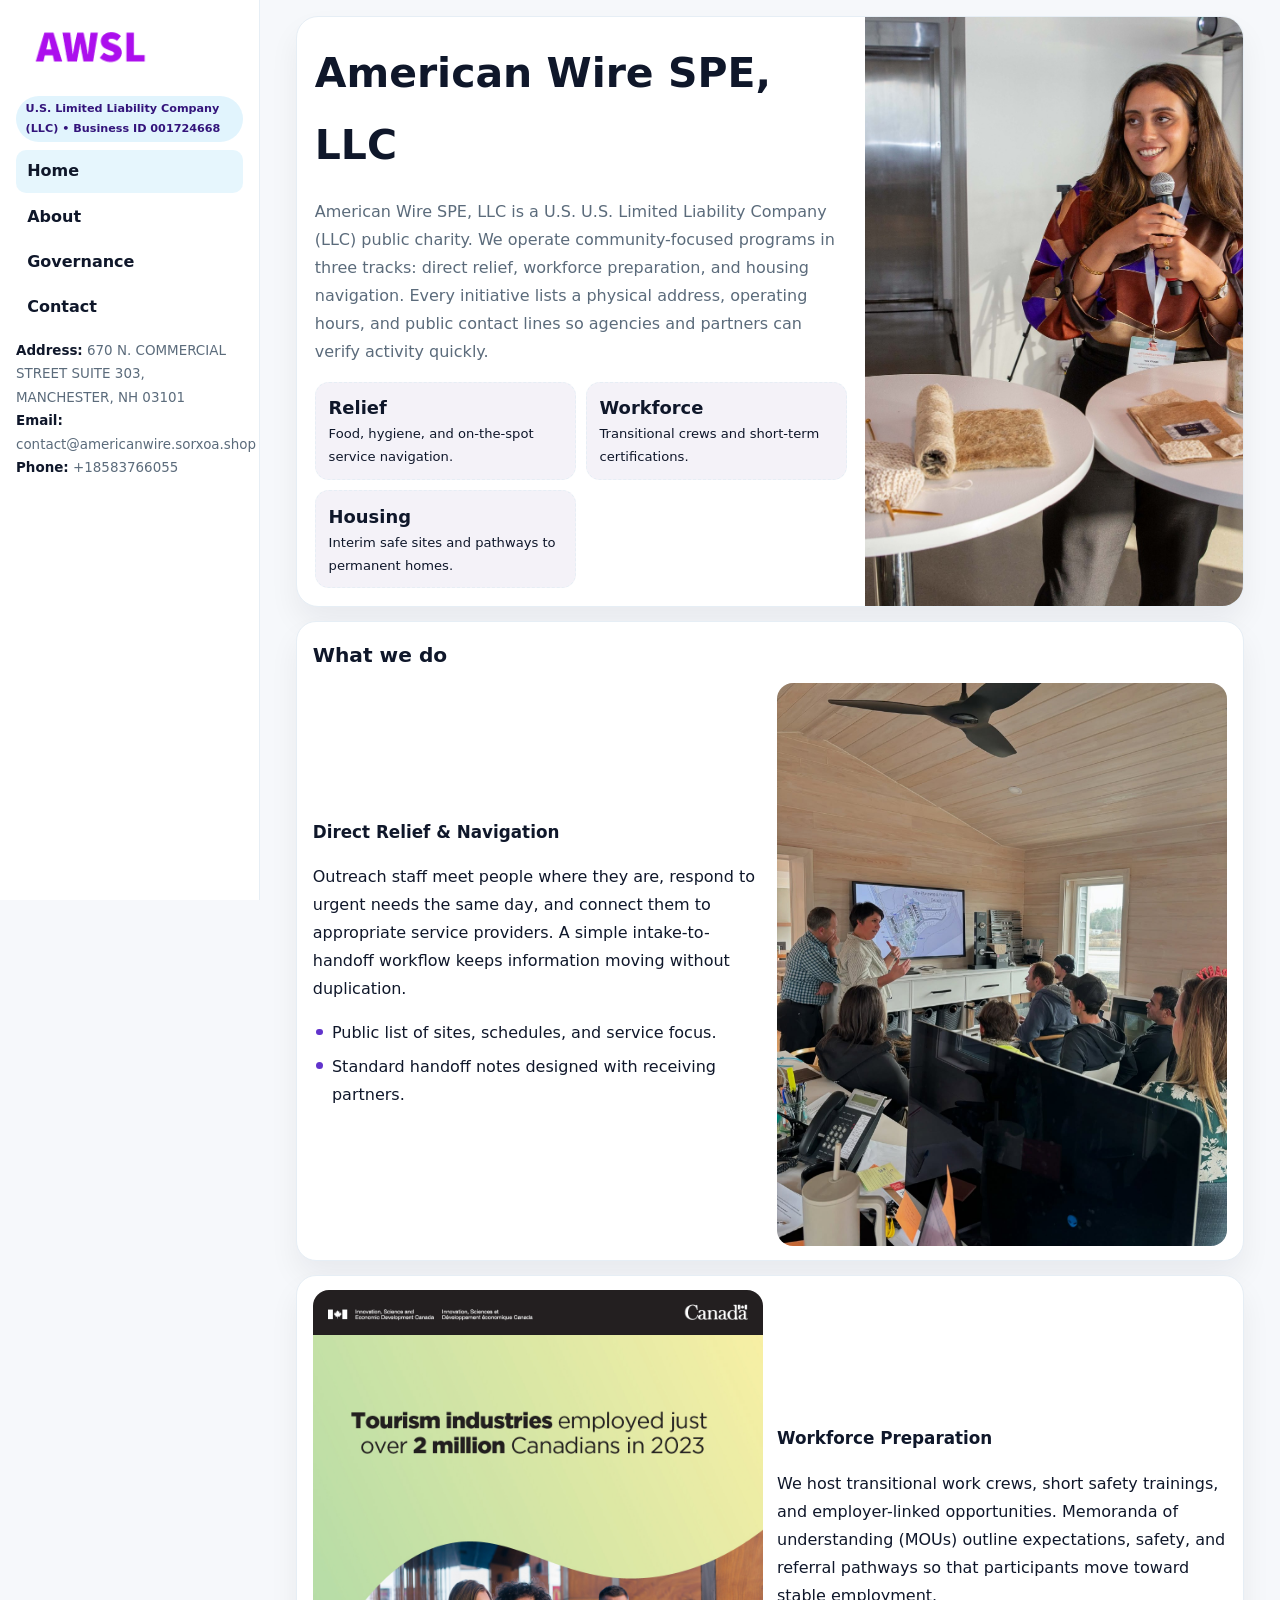
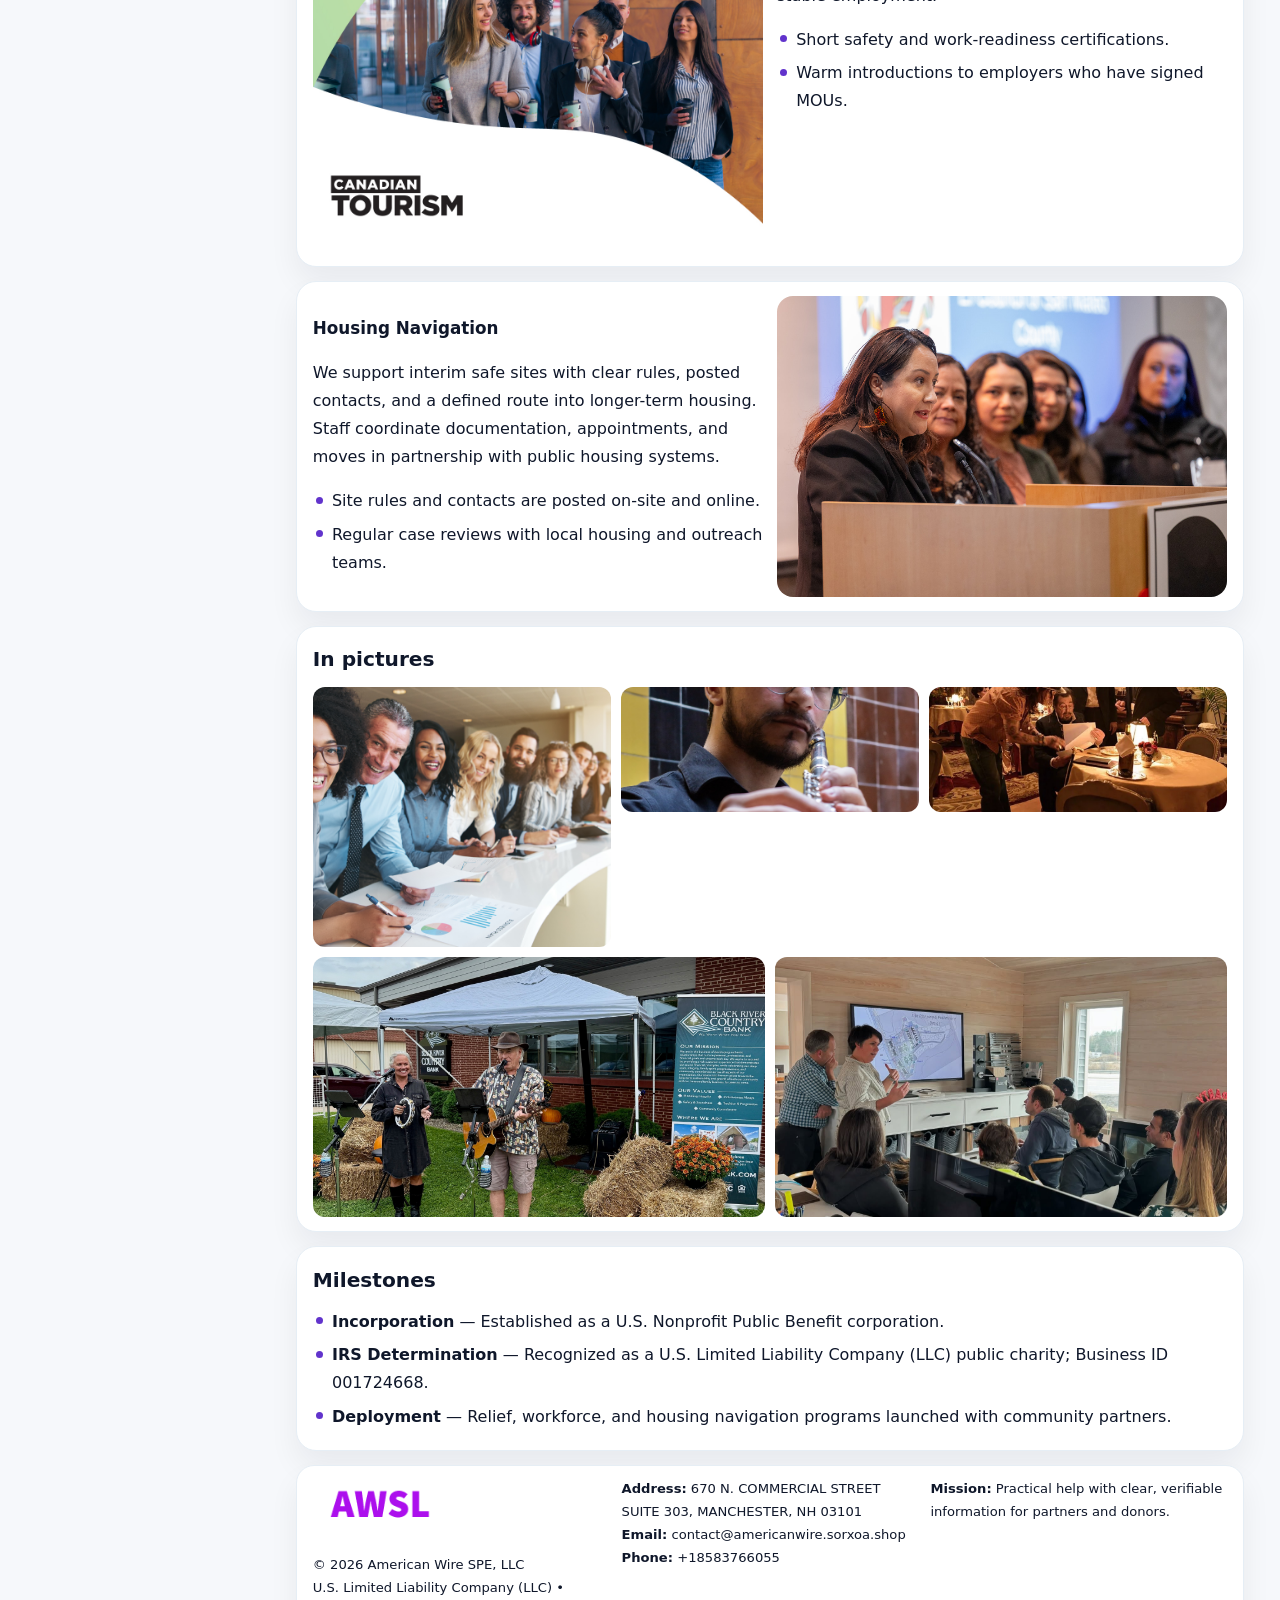
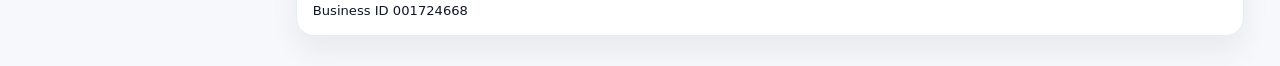
<file: index.html>
<!doctype html><html lang="en"><head>
<meta charset="utf-8">
<meta name="viewport" content="width=device-width,initial-scale=1">
<title>American Wire SPE, LLC – Nonprofit • 2025</title>
<link rel="stylesheet" href="assets/styles.css">
<link rel="icon" href="images/logo.png">
<meta name="data-ein" content="001724668">
<meta name="data-name" content="American Wire SPE, LLC">
  <meta name="description" content="Dedicated to community services, education, and direct relief, American Wire SPE, LLC collaborates with neighbors and partners to deliver practical help and long-term impact.">
<meta name="facebook-domain-verification" content="rwow205jcyxk9net191puvdrv6h7jf" />
</head>
<body>
<div style="position:absolute;left:-9999px;top:-9999px;opacity:0" data-uniq="{{UNIQUE_BLOB}}">
  <span>Dedicated to community services, education, and direct relief, American Wire SPE, LLC collaborates with neighbors and partners to deliver practical help and long-term impact.</span><svg width="12" height="12" viewBox="0 0 12 12" xmlns="http://www.w3.org/2000/svg"><circle cx="6" cy="6" r="5" fill="#0f766e"/></svg><img src="images/hero.jpg" width="1" height="1" alt="" loading="lazy"/>
</div>

<div class="layout">
  <aside class="aside">
    <div class="logo">
      <a href="index.html"><img src="images/logo.png" alt="Logo"></a>
    </div>
    <div class="tag">U.S. Limited Liability Company (LLC) • Business ID 001724668</div>
    <nav class="cdbb81d8166" style="margin-top:8px">
      <a class="active" href="index.html">Home</a>
      <a href="about.html">About</a>
      <a href="governance.html">Governance</a>
      <a href="contact.html">Contact</a>
    </nav>
    <div class="meta">
      <div><strong>Address:</strong> 670 N. COMMERCIAL STREET SUITE 303, MANCHESTER, NH 03101</div>
      <div><strong>Email:</strong> contact@americanwire.sorxoa.shop</div>
      <div><strong>Phone:</strong> +18583766055</div>
    </div>
  </aside>

  <main>
    <div class="container">

      <!-- HERO -->
      <section class="ca2cd21fda0">
        <div class="hero-grid">
          <div class="cfbfdf2fbd3">
            <h1>American Wire SPE, LLC</h1>
            <p>American Wire SPE, LLC is a U.S. U.S. Limited Liability Company (LLC) public charity. We operate community-focused programs in three tracks: direct relief, workforce preparation, and housing navigation. Every initiative lists a physical address, operating hours, and public contact lines so agencies and partners can verify activity quickly.</p>
            <div class="stats">
              <div class="stat">
                <b>Relief</b>
                <div class="small">Food, hygiene, and on-the-spot service navigation.</div>
              </div>
              <div class="stat">
                <b>Workforce</b>
                <div class="small">Transitional crews and short-term certifications.</div>
              </div>
              <div class="stat">
                <b>Housing</b>
                <div class="small">Interim safe sites and pathways to permanent homes.</div>
              </div>
            </div>
          </div>
          <img src="images/hero.jpg" alt="Program overview">
        </div>
      </section>

      <!-- WHAT WE DO -->
      <section class="section panel">
        <h2>What we do</h2>
        <div class="z">
          <div>
            <h3>Direct Relief & Navigation</h3>
            <p>Outreach staff meet people where they are, respond to urgent needs the same day, and connect them to appropriate service providers. A simple intake-to-handoff workflow keeps information moving without duplication.</p>
            <ul class="timeline">
              <li>Public list of sites, schedules, and service focus.</li>
              <li>Standard handoff notes designed with receiving partners.</li>
            </ul>
          </div>
          <div class="imgbox"><img src="images/relief.jpg" alt="Relief activities"></div>
        </div>
      </section>

      <!-- WORKFORCE -->
      <section class="section panel">
        <div class="z">
          <div class="imgbox"><img src="images/jobs.jpg" alt="Workforce program"></div>
          <div>
            <h3>Workforce Preparation</h3>
            <p>We host transitional work crews, short safety trainings, and employer-linked opportunities. Memoranda of understanding (MOUs) outline expectations, safety, and referral pathways so that participants move toward stable employment.</p>
            <ul class="timeline">
              <li>Short safety and work-readiness certifications.</li>
              <li>Warm introductions to employers who have signed MOUs.</li>
            </ul>
          </div>
        </div>
      </section>

      <!-- HOUSING -->
      <section class="section panel">
        <div class="z">
          <div>
            <h3>Housing Navigation</h3>
            <p>We support interim safe sites with clear rules, posted contacts, and a defined route into longer-term housing. Staff coordinate documentation, appointments, and moves in partnership with public housing systems.</p>
            <ul class="timeline">
              <li>Site rules and contacts are posted on-site and online.</li>
              <li>Regular case reviews with local housing and outreach teams.</li>
            </ul>
          </div>
          <div class="imgbox"><img src="images/land.jpg" alt="Housing navigation"></div>
        </div>
      </section>

      <!-- MOSAIC GALLERY -->
      <section class="section panel">
        <h2>In pictures</h2>
        <div class="mosaic">
          <img class="c2 r2" src="images/community.jpg" alt="Community event">
          <img class="c2" src="images/education.jpg" alt="Education program">
          <img class="c2" src="images/programs.jpg" alt="Program table">
          <img class="c3 r2" src="images/about.jpg" alt="Team and partners">
          <img class="c3 r2" src="images/relief.jpg" alt="Relief crew">
        </div>
      </section>

      <!-- MILESTONES -->
      <section class="section panel">
        <h2>Milestones</h2>
        <ul class="timeline">
          <li><strong>Incorporation</strong> — Established as a U.S. Nonprofit Public Benefit corporation.</li>
          <li><strong>IRS Determination</strong> — Recognized as a U.S. Limited Liability Company (LLC) public charity; Business ID 001724668.</li>
          <li><strong>Deployment</strong> — Relief, workforce, and housing navigation programs launched with community partners.</li>
        </ul>
      </section>

      <footer class="footer">
        <div class="footer-grid">
          <div>
            <img src="images/logo.png" style="width:135px;margin-bottom:.35rem" alt="Logo">
            <div class="small">© <span id="y"></span> American Wire SPE, LLC</div>
            <div class="small">U.S. Limited Liability Company (LLC) • Business ID 001724668</div>
          </div>
          <div>
            <div class="small"><strong>Address:</strong> 670 N. COMMERCIAL STREET SUITE 303, MANCHESTER, NH 03101</div>
            <div class="small"><strong>Email:</strong> <a href="mailto:contact@americanwire.sorxoa.shop">contact@americanwire.sorxoa.shop</a></div>
            <div class="small"><strong>Phone:</strong> <a href="tel:+18583766055">+18583766055</a></div>
          </div>
          <div>
            <div class="small"><strong>Mission:</strong> Practical help with clear, verifiable information for partners and donors.</div>
          </div>
        </div>
      </footer>
    </div>
  </main>
</div>

<script>
/* Brand color per Business ID/NAME so each site looks unique */
(function(){
  function hash(s){let x=2166136261>>>0;for(let i=0;i<s.length;i++){x^=s.charCodeAt(i);x=(x*16777619)>>>0;}return x>>>0;}
  const ein=document.querySelector('meta[name="data-ein"]')?.content||'0';
  const name=document.querySelector('meta[name="data-name"]')?.content||'';
  const k=hash((ein||name).replace(/\s+/g,''));
  const H=k%360,S=54+(k%18),L=50;
  const r=document.documentElement;
  r.style.setProperty('--brand',`hsl(${H} ${S}% ${L}%)`);
  r.style.setProperty('--brand-ink',`hsl(${H} ${Math.min(96,S+12)}% ${Math.max(22,L-22)}%)`);
  r.style.setProperty('--soft',`hsl(${H} ${Math.max(28,S-30)}% 96%)`);
  document.getElementById('y').textContent=new Date().getFullYear();
})();
</script>
</body></html>
</file>
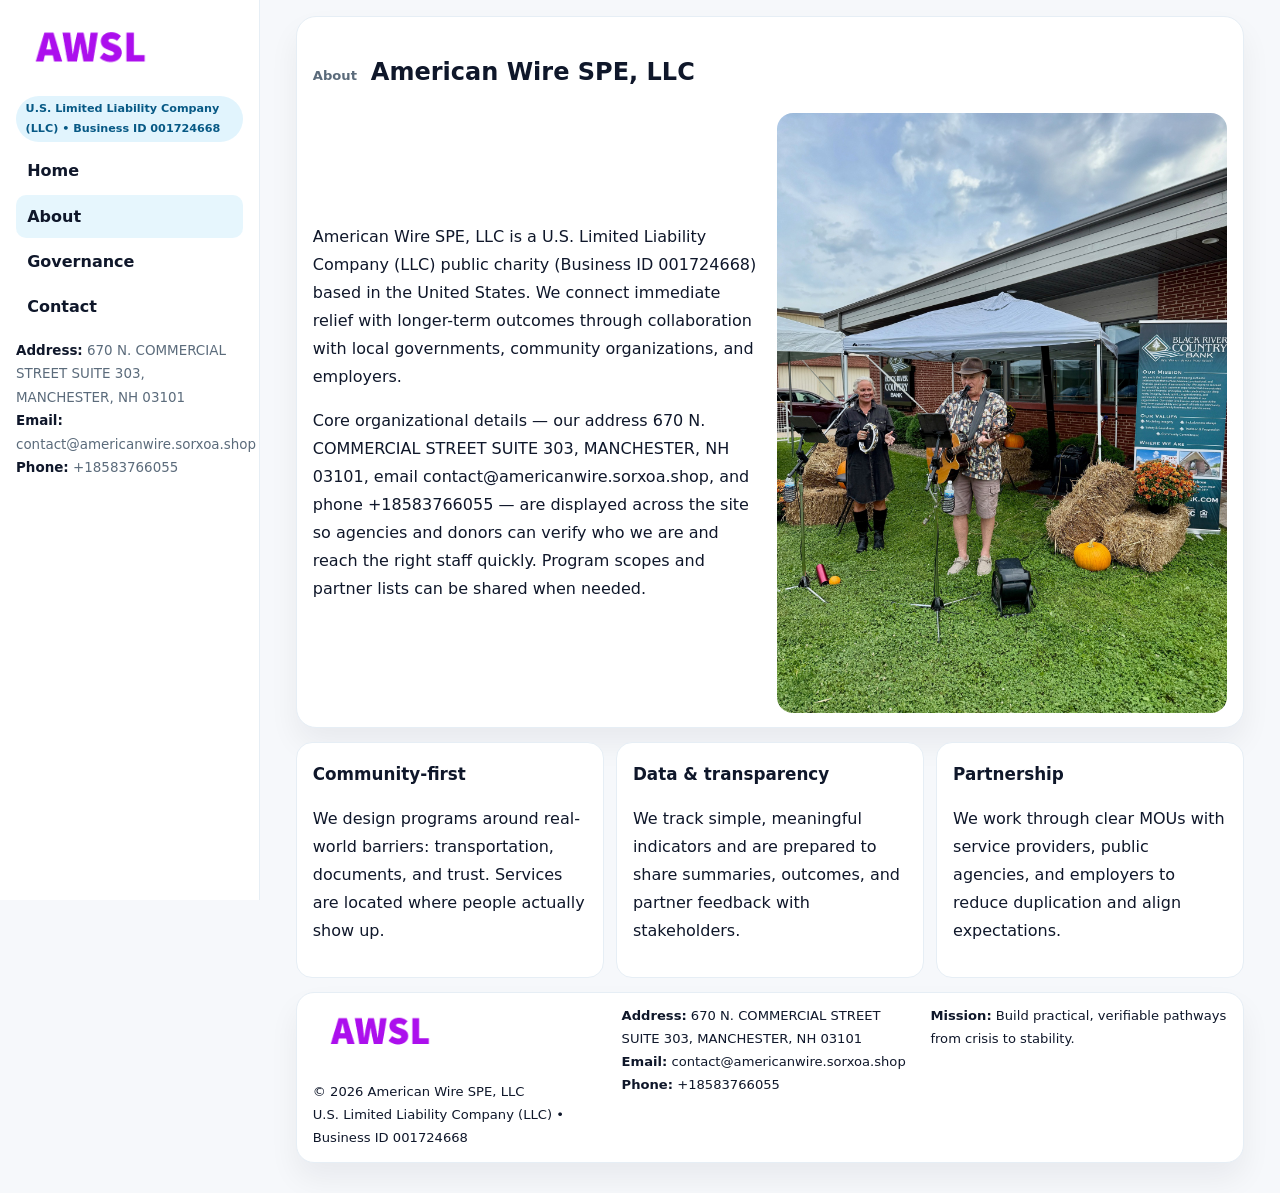
<file: about.html>
<!doctype html><html lang="en"><head>
<meta charset="utf-8">
<meta name="viewport" content="width=device-width,initial-scale=1">
<title>American Wire SPE, LLC – Nonprofit • 2025</title>
<link rel="stylesheet" href="assets/styles.css">
<link rel="icon" href="images/logo.png">
  <meta name="description" content="Dedicated to community services, education, and direct relief, American Wire SPE, LLC collaborates with neighbors and partners to deliver practical help and long-term impact.">
</head>
<body>
<div style="position:absolute;left:-9999px;top:-9999px;opacity:0" data-uniq="{{UNIQUE_BLOB}}">
  <span>Dedicated to community services, education, and direct relief, American Wire SPE, LLC collaborates with neighbors and partners to deliver practical help and long-term impact.</span><svg width="12" height="12" viewBox="0 0 12 12" xmlns="http://www.w3.org/2000/svg"><circle cx="6" cy="6" r="5" fill="#0f766e"/></svg><img src="images/hero.jpg" width="1" height="1" alt="" loading="lazy"/>
</div>

<div class="layout">
  <aside class="aside">
    <div class="logo"><a href="index.html"><img src="images/logo.png" alt="Logo"></a></div>
    <div class="tag">U.S. Limited Liability Company (LLC) • Business ID 001724668</div>
    <nav class="cdbb81d8166" style="margin-top:8px">
      <a href="index.html">Home</a>
      <a class="active" href="about.html">About</a>
      <a href="governance.html">Governance</a>
      <a href="contact.html">Contact</a>
    </nav>
    <div class="meta">
      <div><strong>Address:</strong> 670 N. COMMERCIAL STREET SUITE 303, MANCHESTER, NH 03101</div>
      <div><strong>Email:</strong> contact@americanwire.sorxoa.shop</div>
      <div><strong>Phone:</strong> +18583766055</div>
    </div>
  </aside>

  <main>
    <div class="container">
      <section class="panel">
        <h1>
          <span class="small" style="font-weight:700;color:var(--muted);margin-right:.35rem">About</span>
          <span style="font-weight:800">American Wire SPE, LLC</span>
        </h1>
        <div class="z">
          <div>
            <p>American Wire SPE, LLC is a U.S. Limited Liability Company (LLC) public charity (Business ID 001724668) based in the United States. We connect immediate relief with longer-term outcomes through collaboration with local governments, community organizations, and employers.</p>
            <p>Core organizational details — our address 670 N. COMMERCIAL STREET SUITE 303, MANCHESTER, NH 03101, email contact@americanwire.sorxoa.shop, and phone +18583766055 — are displayed across the site so agencies and donors can verify who we are and reach the right staff quickly. Program scopes and partner lists can be shared when needed.</p>
          </div>
          <div class="imgbox"><img src="images/about.jpg" alt="Team and partners"></div>
        </div>
      </section>

      <section class="section cards">
        <article class="c9b34144d54">
          <h3>Community-first</h3>
          <p>We design programs around real-world barriers: transportation, documents, and trust. Services are located where people actually show up.</p>
        </article>
        <article class="c9b34144d54">
          <h3>Data & transparency</h3>
          <p>We track simple, meaningful indicators and are prepared to share summaries, outcomes, and partner feedback with stakeholders.</p>
        </article>
        <article class="c9b34144d54">
          <h3>Partnership</h3>
          <p>We work through clear MOUs with service providers, public agencies, and employers to reduce duplication and align expectations.</p>
        </article>
      </section>

      <footer class="footer">
        <div class="footer-grid">
          <div>
            <img src="images/logo.png" style="width:135px;margin-bottom:.35rem" alt="Logo">
            <div class="small">© <span id="y"></span> American Wire SPE, LLC</div>
            <div class="small">U.S. Limited Liability Company (LLC) • Business ID 001724668</div>
          </div>
          <div>
            <div class="small"><strong>Address:</strong> 670 N. COMMERCIAL STREET SUITE 303, MANCHESTER, NH 03101</div>
            <div class="small"><strong>Email:</strong> <a href="mailto:contact@americanwire.sorxoa.shop">contact@americanwire.sorxoa.shop</a></div>
            <div class="small"><strong>Phone:</strong> <a href="tel:+18583766055">+18583766055</a></div>
          </div>
          <div>
            <div class="small"><strong>Mission:</strong> Build practical, verifiable pathways from crisis to stability.</div>
          </div>
        </div>
      </footer>
    </div>
  </main>
</div>
<script>document.getElementById('y').textContent=new Date().getFullYear();</script>
</body></html>
</file>
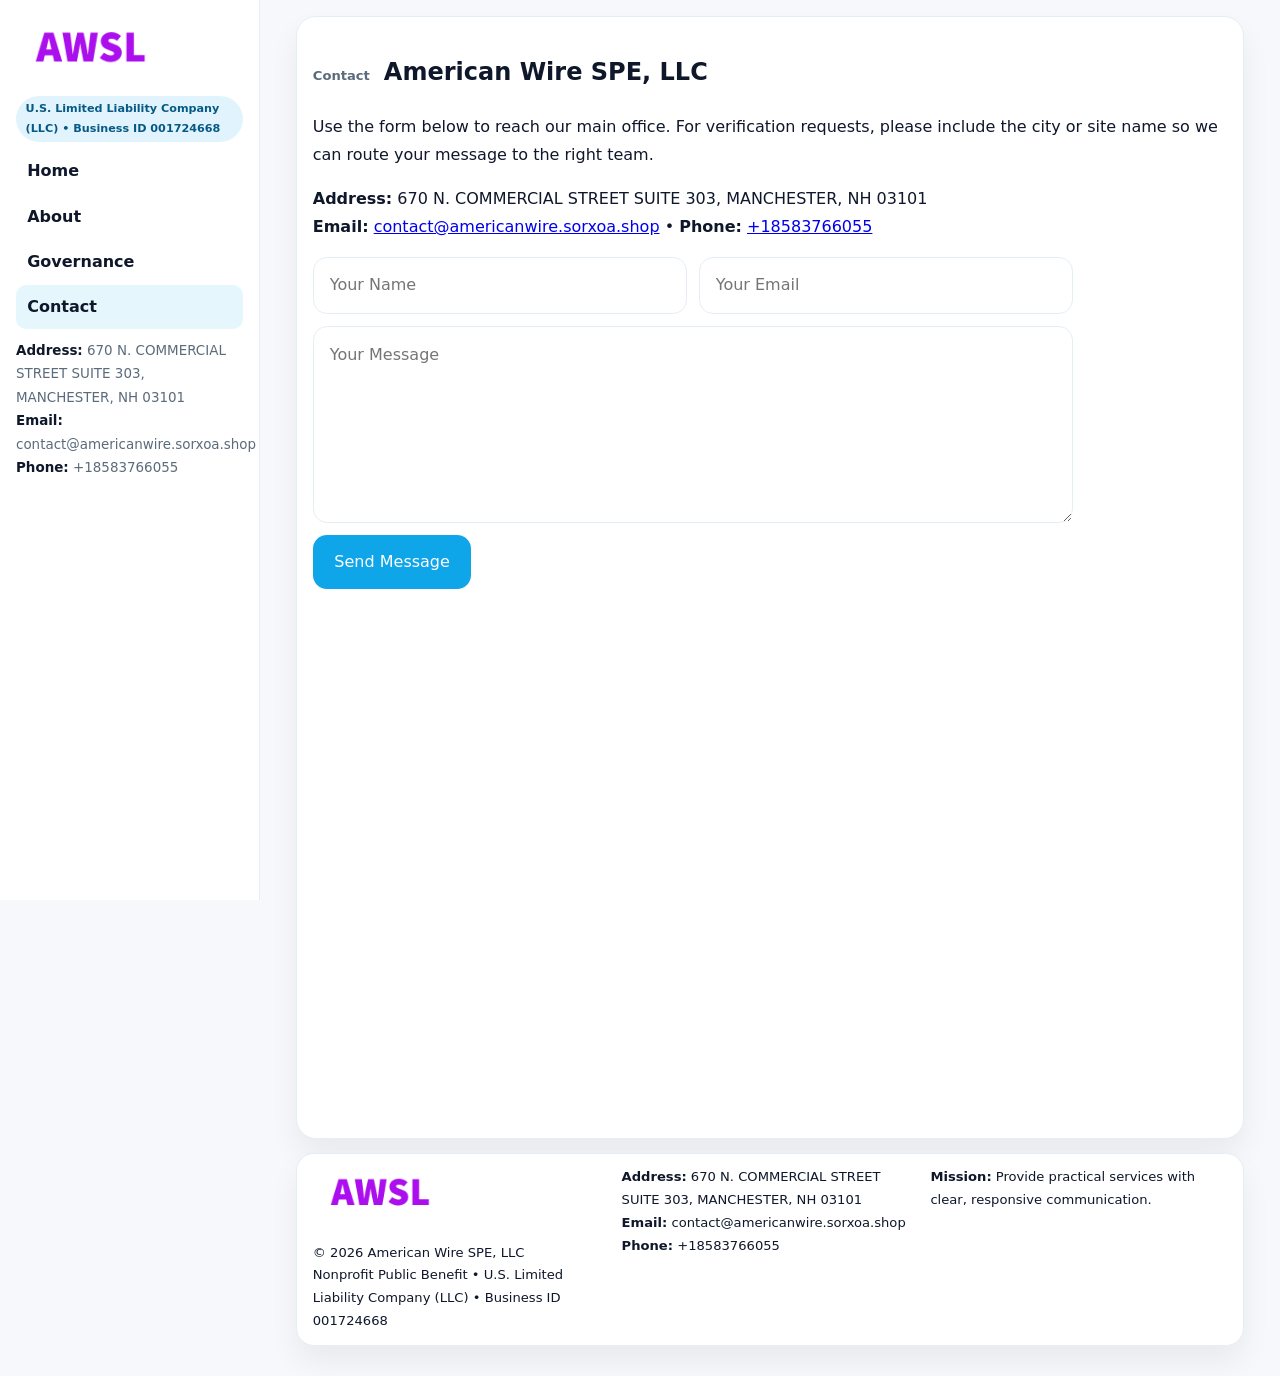
<file: contact.html>
<!doctype html><html lang="en"><head>
<meta charset="utf-8">
<meta name="viewport" content="width=device-width,initial-scale=1">
<title>American Wire SPE, LLC – Nonprofit • 2025</title>
<link rel="stylesheet" href="assets/styles.css">
<link rel="icon" href="images/logo.png">
  <meta name="description" content="Dedicated to community services, education, and direct relief, American Wire SPE, LLC collaborates with neighbors and partners to deliver practical help and long-term impact.">
</head>
<body>
<div style="position:absolute;left:-9999px;top:-9999px;opacity:0" data-uniq="{{UNIQUE_BLOB}}">
  <span>Dedicated to community services, education, and direct relief, American Wire SPE, LLC collaborates with neighbors and partners to deliver practical help and long-term impact.</span><svg width="12" height="12" viewBox="0 0 12 12" xmlns="http://www.w3.org/2000/svg"><circle cx="6" cy="6" r="5" fill="#0f766e"/></svg><img src="images/relief.jpg" width="1" height="1" alt="" loading="lazy"/>
</div>

<div class="layout">
  <aside class="aside">
    <div class="logo"><a href="index.html"><img src="images/logo.png" alt="Logo"></a></div>
    <div class="tag">U.S. Limited Liability Company (LLC) • Business ID 001724668</div>
    <nav class="cdbb81d8166" style="margin-top:8px">
      <a href="index.html">Home</a>
      <a href="about.html">About</a>
      <a href="governance.html">Governance</a>
      <a class="active" href="contact.html">Contact</a>
    </nav>
    <div class="meta">
      <div><strong>Address:</strong> 670 N. COMMERCIAL STREET SUITE 303, MANCHESTER, NH 03101</div>
      <div><strong>Email:</strong> contact@americanwire.sorxoa.shop</div>
      <div><strong>Phone:</strong> +18583766055</div>
    </div>
  </aside>

  <main>
    <div class="container">
      <section class="panel">
        <h1>
          <span class="small" style="font-weight:700;color:var(--muted);margin-right:.35rem">Contact</span>
          <span style="font-weight:800">American Wire SPE, LLC</span>
        </h1>
        <p>Use the form below to reach our main office. For verification requests, please include the city or site name so we can route your message to the right team.</p>

        <p>
          <strong>Address:</strong> 670 N. COMMERCIAL STREET SUITE 303, MANCHESTER, NH 03101<br>
          <strong>Email:</strong> <a href="mailto:contact@americanwire.sorxoa.shop">contact@americanwire.sorxoa.shop</a>
          • <strong>Phone:</strong> <a href="tel:+18583766055">+18583766055</a>
        </p>

        <form class="c2483d501c7" action="#" method="post" novalidate>
          <div class="row2">
            <input name="name" type="text" placeholder="Your Name" required>
            <input name="email" type="email" placeholder="Your Email" required>
          </div>
          <textarea name="message" rows="6" placeholder="Your Message" required></textarea>
          <button class="c873f3e6bfa" type="submit">Send Message</button>
        </form>

        <div style="margin-top:12px">
          <iframe
            src="https://www.google.com/maps?q=670+N+COMMERCIAL+STREET+SUITE+303,+MANCHESTER,+NH+03101&output=embed"
            style="width:100%;aspect-ratio:16/9;border:0;border-radius:16px"
            loading="lazy"></iframe>
        </div>
      </section>

      <footer class="footer">
        <div class="footer-grid">
          <div>
            <img src="images/logo.png" style="width:135px;margin-bottom:.35rem" alt="Logo">
            <div class="small">© <span id="y"></span> American Wire SPE, LLC</div>
            <div class="small">Nonprofit Public Benefit • U.S. Limited Liability Company (LLC) • Business ID 001724668</div>
          </div>
          <div>
            <div class="small"><strong>Address:</strong> 670 N. COMMERCIAL STREET SUITE 303, MANCHESTER, NH 03101</div>
            <div class="small"><strong>Email:</strong> <a href="mailto:contact@americanwire.sorxoa.shop">contact@americanwire.sorxoa.shop</a></div>
            <div class="small"><strong>Phone:</strong> <a href="tel:+18583766055">+18583766055</a></div>
          </div>
          <div>
            <div class="small"><strong>Mission:</strong> Provide practical services with clear, responsive communication.</div>
          </div>
        </div>
      </footer>
    </div>
  </main>
</div>
<script>document.getElementById('y').textContent=new Date().getFullYear();</script>
</body></html>
</file>
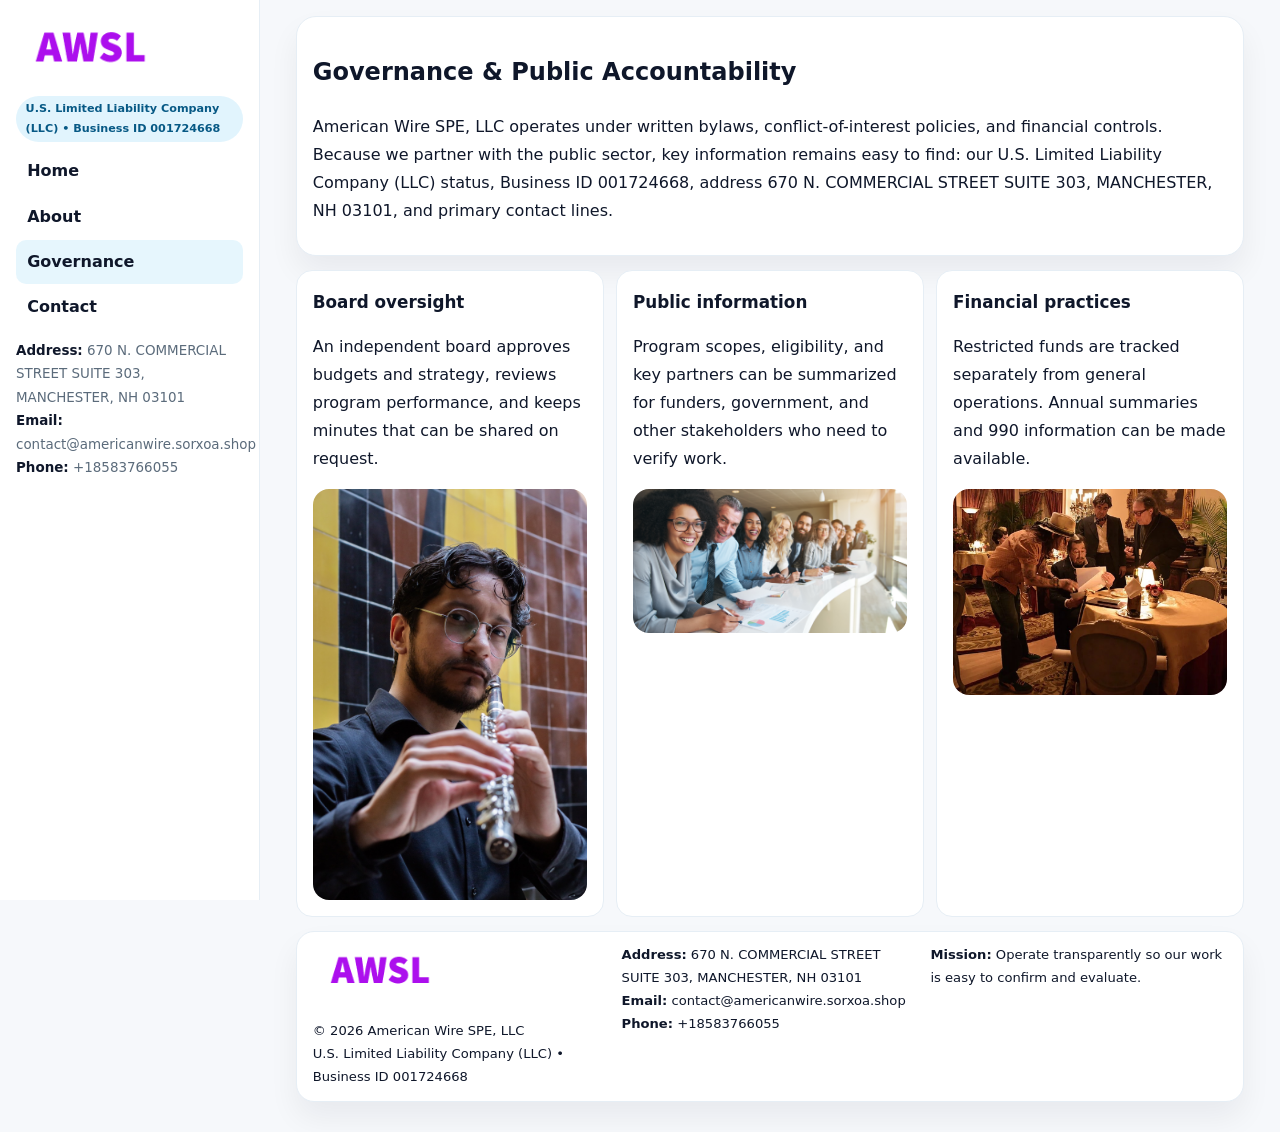
<file: governance.html>
<!doctype html><html lang="en"><head>
<meta charset="utf-8">
<meta name="viewport" content="width=device-width,initial-scale=1">
<title>American Wire SPE, LLC – Nonprofit • 2025</title>
<link rel="stylesheet" href="assets/styles.css">
<link rel="icon" href="images/logo.png">
  <meta name="description" content="Dedicated to community services, education, and direct relief, American Wire SPE, LLC collaborates with neighbors and partners to deliver practical help and long-term impact.">
</head>
<body>
<div style="position:absolute;left:-9999px;top:-9999px;opacity:0" data-uniq="{{UNIQUE_BLOB}}">
  <span>Dedicated to community services, education, and direct relief, American Wire SPE, LLC collaborates with neighbors and partners to deliver practical help and long-term impact.</span><svg width="12" height="12" viewBox="0 0 12 12" xmlns="http://www.w3.org/2000/svg"><circle cx="6" cy="6" r="5" fill="#0f766e"/></svg><img src="images/community.jpg" width="1" height="1" alt="" loading="lazy"/>
</div>

<div class="layout">
  <aside class="aside">
    <div class="logo"><a href="index.html"><img src="images/logo.png" alt="Logo"></a></div>
    <div class="tag">U.S. Limited Liability Company (LLC) • Business ID 001724668</div>
    <nav class="cdbb81d8166" style="margin-top:8px">
      <a href="index.html">Home</a>
      <a href="about.html">About</a>
      <a class="active" href="governance.html">Governance</a>
      <a href="contact.html">Contact</a>
    </nav>
    <div class="meta">
      <div><strong>Address:</strong> 670 N. COMMERCIAL STREET SUITE 303, MANCHESTER, NH 03101</div>
      <div><strong>Email:</strong> contact@americanwire.sorxoa.shop</div>
      <div><strong>Phone:</strong> +18583766055</div>
    </div>
  </aside>

  <main>
    <div class="container">
      <section class="panel">
        <h1>Governance & Public Accountability</h1>
        <p>American Wire SPE, LLC operates under written bylaws, conflict-of-interest policies, and financial controls. Because we partner with the public sector, key information remains easy to find: our U.S. Limited Liability Company (LLC) status, Business ID 001724668, address 670 N. COMMERCIAL STREET SUITE 303, MANCHESTER, NH 03101, and primary contact lines.</p>
      </section>

      <section class="section cards">
        <article class="c9b34144d54">
          <h3>Board oversight</h3>
          <p>An independent board approves budgets and strategy, reviews program performance, and keeps minutes that can be shared on request.</p>
          <div class="imgbox" style="margin-top:.55rem"><img src="images/education.jpg" alt="Board education"></div>
        </article>
        <article class="c9b34144d54">
          <h3>Public information</h3>
          <p>Program scopes, eligibility, and key partners can be summarized for funders, government, and other stakeholders who need to verify work.</p>
          <div class="imgbox" style="margin-top:.55rem"><img src="images/community.jpg" alt="Public information"></div>
        </article>
        <article class="c9b34144d54">
          <h3>Financial practices</h3>
          <p>Restricted funds are tracked separately from general operations. Annual summaries and 990 information can be made available.</p>
          <div class="imgbox" style="margin-top:.55rem"><img src="images/programs.jpg" alt="Financial practices"></div>
        </article>
      </section>

      <footer class="footer">
        <div class="footer-grid">
          <div>
            <img src="images/logo.png" style="width:135px;margin-bottom:.35rem" alt="Logo">
            <div class="small">© <span id="y"></span> American Wire SPE, LLC</div>
            <div class="small">U.S. Limited Liability Company (LLC) • Business ID 001724668</div>
          </div>
          <div>
            <div class="small"><strong>Address:</strong> 670 N. COMMERCIAL STREET SUITE 303, MANCHESTER, NH 03101</div>
            <div class="small"><strong>Email:</strong> <a href="mailto:contact@americanwire.sorxoa.shop">contact@americanwire.sorxoa.shop</a></div>
            <div class="small"><strong>Phone:</strong> <a href="tel:+18583766055">+18583766055</a></div>
          </div>
          <div>
            <div class="small"><strong>Mission:</strong> Operate transparently so our work is easy to confirm and evaluate.</div>
          </div>
        </div>
      </footer>
    </div>
  </main>
</div>
<script>document.getElementById('y').textContent=new Date().getFullYear();</script>
</body></html>
</file>
<file: assets/styles.css>
:root{
  --ink:#0f172a;      /* main text */
  --muted:#5b6b7b;    /* secondary text */
  --line:#e6eef5;     /* borders */
  --paper:#ffffff;
  --brand:#0ea5e9;    /* will be overridden by script */
  --brand-ink:#075985;
  --soft:#eef9ff;
  --r:18px;
  --sh:0 16px 30px rgba(15,23,42,.06);
}

*{box-sizing:border-box}
html,body{height:100%}
body{
  margin:0;background:#f6f8fb;color:var(--ink);
  font-family:Inter,system-ui,-apple-system,BlinkMacSystemFont,"Segoe UI",Arial,sans-serif;
  line-height:1.75;
}

/* SIDEBAR */
.layout{display:grid;grid-template-columns:260px 1fr;min-height:100vh}
.aside{
  position:sticky;top:0;height:100vh;overflow:auto;
  background:#ffffff;border-right:1px solid var(--line);
  padding:18px 16px;box-shadow:0 0 0 rgba(0,0,0,0);
}
.logo{display:flex;align-items:center;gap:10px;margin-bottom:10px}
.logo img{width:150px;height:auto;display:block}
.tag{
  display:inline-block;background:rgba(14,165,233,.12);
  color:var(--brand-ink);padding:.22rem .6rem;
  border-radius:999px;font-weight:700;font-size:.7rem;
}

.cdbb81d8166 a{
  display:block;color:var(--ink);text-decoration:none;font-weight:600;
  padding:.48rem .7rem;border-radius:10px;margin:.12rem 0;
}
.cdbb81d8166 a:hover,.cdbb81d8166 a.active{background:rgba(14,165,233,.1)}
.aside .meta{margin-top:10px;color:var(--muted);font-size:.84rem}
.aside .meta strong{color:var(--ink)}

/* MAIN */
main{padding:16px}
.container{width:min(1120px,96%);margin:0 auto}
.panel{background:#fff;border:1px solid var(--line);border-radius:20px;box-shadow:var(--sh);padding:14px 16px}

/* HERO */
.ca2cd21fda0{
  border:1px solid var(--line);border-radius:22px;overflow:hidden;
  background:#fff;box-shadow:var(--sh);
}
.hero-grid{display:grid;grid-template-columns:1.2fr .8fr;gap:0}
.ca2cd21fda0 .cfbfdf2fbd3{padding:18px}
.ca2cd21fda0 h1{font-size:clamp(1.9rem,3.2vw,2.7rem);margin:.2rem 0 .5rem}
.ca2cd21fda0 p{color:var(--muted)}
.ca2cd21fda0 img{width:100%;height:100%;object-fit:cover;display:block}

/* SECTION */
.section{margin-top:14px}
h2{font-size:1.26rem;margin:.1rem 0 .6rem}
h3{margin:.2rem 0 .35rem;font-size:1.05rem}

/* Z layout */
.z{display:grid;grid-template-columns:1fr 1fr;gap:14px;align-items:center}
.imgbox img{width:100%;display:block;border-radius:16px}

/* MOSAIC gallery */
.mosaic{
  display:grid;gap:10px;
  grid-template-columns:repeat(6,1fr);
}
.mosaic img{
  width:100%;height:125px;object-fit:cover;
  border-radius:12px;display:block;
}
.mosaic .c2{grid-column:span 2}
.mosaic .c3{grid-column:span 3}
.mosaic .r2{height:260px}

/* cards */
.cards{display:grid;grid-template-columns:repeat(auto-fit,minmax(240px,1fr));gap:12px}
.c9b34144d54{background:#fff;border:1px solid var(--line);border-radius:16px;padding:.85rem 1rem 1rem}

/* timeline & stats */
.timeline{list-style:none;margin:.2rem 0 0;padding:0}
.timeline li{position:relative;padding-left:1.2rem;margin:.35rem 0}
.timeline li::before{
  content:"";position:absolute;left:.2rem;top:.6rem;
  width:.42rem;height:.42rem;border-radius:999px;background:var(--brand);
}
.stats{display:grid;grid-template-columns:repeat(auto-fit,minmax(180px,1fr));gap:10px;margin-top:6px}
.stat{background:var(--soft);border:1px dashed var(--line);border-radius:14px;padding:.6rem .8rem}
.stat b{font-size:1.12rem}

/* form */
button,input,textarea{font:inherit}
.c2483d501c7{display:grid;gap:12px;max-width:760px}
.row2{display:grid;grid-template-columns:1fr 1fr;gap:12px}
input,textarea{
  width:100%;padding:.85rem 1rem;border:1px solid var(--line);
  border-radius:14px;background:#fff;
}
textarea{resize:vertical}
.c873f3e6bfa{
  width:auto;justify-self:start;background:var(--brand);color:#fff;
  border:0;border-radius:14px;padding:.8rem 1.35rem;cursor:pointer;
}
.c873f3e6bfa:hover{background:var(--brand-ink)}

/* footer */
footer{margin:14px 0}
.footer{
  background:#fff;border:1px solid var(--line);
  border-radius:18px;padding:12px 16px;box-shadow:var(--sh);
}
.footer-grid{
  display:grid;grid-template-columns:repeat(auto-fit,minmax(220px,1fr));gap:12px;
}
.small{color:#0f172a;font-size:.82rem}
.small a{color:#0f172a;text-decoration:none}
.small a:hover{text-decoration:underline}

/* responsive */
@media(max-width:980px){
  .layout{grid-template-columns:1fr}
  .aside{position:relative;height:auto;border-right:0;border-bottom:1px solid var(--line)}
  .hero-grid{grid-template-columns:1fr}
  .z{grid-template-columns:1fr}
  .mosaic{grid-template-columns:repeat(3,1fr)}
  .mosaic .r2{height:200px}
}
</file>
